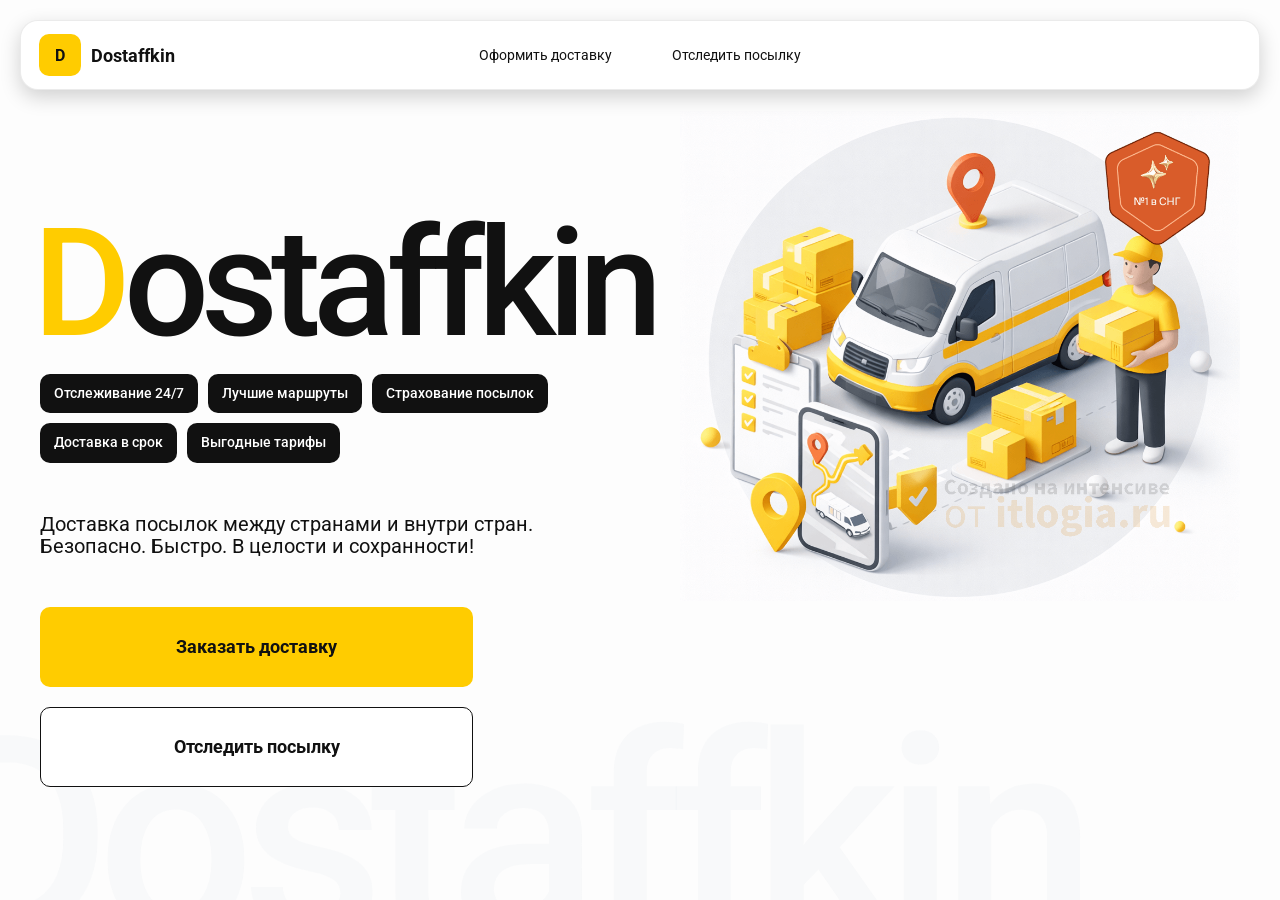
<file: index.html>
<!DOCTYPE html>
<html lang="ru">

<head>
    <meta charset="UTF-8">
    <meta name="viewport" content="width=device-width, initial-scale=1.0">
    <title>Dostaffkin — Доставка посылок между странами и внутри стран. Безопасно. Быстро. В целости и сохранности!
    </title>
    <link rel="stylesheet" href="styles/base.css" />
    <link rel="stylesheet" href="styles/base_adaptive.css" />
    <link rel="stylesheet" href="styles/index.css" />
    <link rel="stylesheet" href="styles/index_adaptive.css" />
</head>

<body>
    <div class="container">
        <header class="header">
            <a class="header-brand" href="#">
                <div class="header-logo">D</div>
                <div class="header-title">Dostaffkin</div>
            </a>
            <nav class="header-menu">
                <a class="header-link" href="#">Оформить <span>доставку</span></a>
                <a class="header-link" href="#">Отследить <span>посылку</span></a>
            </nav>
        </header>
        <main class="main">
            <section class="main-info">
                <div class="main-title">
                    <span>D</span>ostaffkin
                </div>
                <div class="main-features">
                    <div class="main-feature">Отслеживание 24/7</div>
                    <div class="main-feature">Лучшие маршруты</div>
                    <div class="main-feature">Страхование посылок</div>
                    <div class="main-feature">Доставка в срок</div>
                    <div class="main-feature">Выгодные тарифы</div>
                </div>
                <div class="main-description">
                    Доставка посылок между странами и внутри стран.
                    Безопасно. Быстро. В целости и сохранности!
                </div>
                <div class="main-actions">
                    <a class="button" type="button" href="./order.html">Заказать доставку</a>
                    <a class="button button-white" type="button" href="./track.html">Отследить посылку</a>
                </div>
            </section>
            <div class="main-title-ghost">Dostaffkin</div>
            <section class="main-image">
                <img src="images/main-image.png" alt="Main image" />
            </section>
        </main>
    </div>
</body>

</html>
</file>
<file: styles/base.css>
*, *::before, *::after {
    box-sizing: border-box;
}

@font-face {
    font-family: "Roboto";
    src: url("../fonts/Roboto-Regular.ttf");
    font-weight: normal;
}

@font-face {
    font-family: "Roboto";
    src: url("../fonts/Roboto-Bold.ttf");
    font-weight: bold;
}

@font-face {
    font-family: "Roboto";
    src: url("../fonts/Roboto-Medium.ttf");
    font-weight: 500;
}

html, body {
    margin: 0;
    color: #111111;
    font-family: "Roboto", sans-serif;
}

body {
    background: #FDFDFD;
}

.header {
    border-radius: 18px;
    box-shadow: 0 7px 20px 0 #0000002E;
     backdrop-filter: blur(10px);
    background: #ffffff;
     left: 20px;
    border: 1px solid rgba(0, 0, 0, 0.08);
    position: fixed;
    right: 20px;
    top: 20px;
    padding: 14px 18px;
    height: 70px;
    display: flex;
    align-items: center;
    z-index: 6;
}

.header-brand {
    display: flex;
    align-items: center;
    text-decoration: none;
    gap: 10px;
}

.header-logo {
    width: 42px;
    height: 42px;
    border-radius: 10px;
    background: #FFCC00;
    display: grid;
    place-items: center;
    font-weight: bold;
    color: #111;
}

.header-title {
    font-size: 18px;
    font-weight: bold;
    color: #111111;
    text-decoration: none;
}

.header-menu {
    display: flex;
    align-items: center;
    gap: 60px;
    margin: 0;
    position: absolute;
    left: 50%;
    transform: translateX(-50%);
}

.header-link {
    font-size: 14px;
    color: #111111;
    text-decoration: none;
}

.button {
    border: 0;
    outline: none;
    height: 44px;
    border-radius: 10px;
    font-size: 14px;
    font-weight: bold;
    cursor: pointer;
    font-family: inherit;
    transition: transform .08s ease, opacity .12s ease;
    background: #ffcc00;
    color: #111111;
    text-align: center;
    text-decoration: none;
}

.button:hover {
    background-color: #E5BC19;
}

.button:disabled {
    cursor: not-allowed;
    background-color: #FADE6E;
    color: #787878;
    transform: none;
}

.button.button-white {
    background: #ffffff;
    border: 1px solid #111111;
}

.button.button-white:hover {
    background: rgb(241 241 241);
}
</file>
<file: styles/base_adaptive.css>
@media (max-width: 767px) {
    .header {
        left: 10px;
        right: 10px;
        top: 10px;
    }

    .header-link span {
        display: none;
    }

    .header-menu {
        gap: 20px;
        justify-content: flex-start;
        margin: 0 0 0 30px;
        position: static;
        transform: none;
    }
}

@media (max-width: 420px) {
    .header-title {
        display: none;
    }
}

@media (max-width: 374px) {
    .header-menu {
        gap: 10px;
        margin: 0 0 0 10px;
    }
}
</file>
<file: styles/index.css>
.container {
    overflow: hidden;
    min-height: 100vh;
}

.main {
    padding: 111px 40px 40px;
    position: relative;
    display: flex;
}

.main-info {
    max-width: 840px;
    width: 100%;
    position: relative;
}

.main-title {
    margin-top: 98px;
    font-weight: 500;
    font-size: 200px;
    line-height: 1;
    letter-spacing: -0.05em;
    color: #111111;
    left: -15px;
    position: relative;
}

.main-title span {
    color: #ffcc00;
}

.main-features {
    margin-top: 15px;
    display: flex;
    flex-wrap: wrap;
    gap: 10px;
}

.main-feature {
    background: #111111;
    color: #ffffff;
    padding: 12px 14px;
    font-weight: 500;
    font-size: 14px;
    line-height: 1.1;
    border-radius: 10px;
}

.main-description {
    margin-top: 50px;
    max-width: 500px;
    font-size: 20px;
    line-height: 1.1;
    color: #111111;
}

.main-actions {
    margin-top: 50px;
    display: flex;
    flex-direction: column;
    gap: 20px;
}

.main-actions .button {
    height: 80px;
    width: 433px;
    font-size: 18px;
    font-weight: bold;
    place-items: center;
    display: grid;
}

.main-title-ghost {
    position: absolute;
    z-index: -1;
    left: -70px;
    bottom: -150px;
    font-weight: 500;
    font-size: 278px;
    line-height: 1;
    letter-spacing: -0.05em;
    color: #ECEDF04D;
}

.main-image {
    width: 1024px;
    top: 100px;
    z-index: -2;
}

.main-image img {
    width: 100%;
    max-width: 1024px;
    height: auto;
    display: block;
}
</file>
<file: styles/index_adaptive.css>
@media (max-width: 1760px) {
    .main-title {
        font-size: 150px;
        left: -7px;
    }

    .main-info {
        max-width: 640px;
    }
}

@media (max-width: 1200px) {
    .main-info {
        max-width: 540px;
    }

    .main {
        padding: 111px 20px 20px;
    }

    .main-title {
        font-size: 120px;
        left: -4px;
    }

    .main-title-ghost {
        font-size: 220px;
    }
}

@media (max-width: 1024px) {
    .main-title {
        margin-top: 30px;
    }

    .main {
        flex-direction: column-reverse;
    }

    .main-image {
        max-width: 350px;
        position: absolute;
        left: 370px;
        top: 370px;
    }

    .main-info {
        max-width: 100%;
    }

    .main-actions {
        gap: 10px;
    }

    .main-actions .button {
        height: 50px;
        font-size: 14px;
        width: auto;
        max-width: 300px;
    }

    .main-description {
        max-width: 350px;
    }
}

@media (max-width: 570px) {
    .main-title {
        font-size: 88px;
    }

    .main-description {
        max-width: 100%
    }

    .main-actions {
       width: 100%;
    }

    .main-actions .button {
        width: 100%;
        max-width: 100%
    }

    .main-image {
        max-width: 650px;
        position: absolute;
        left: 170px;
        top: 70px;
        opacity: 0.2;
    }
}

@media (max-width: 400px) {
    .main-title {
        font-size: 70px;
    }
}
</file>
